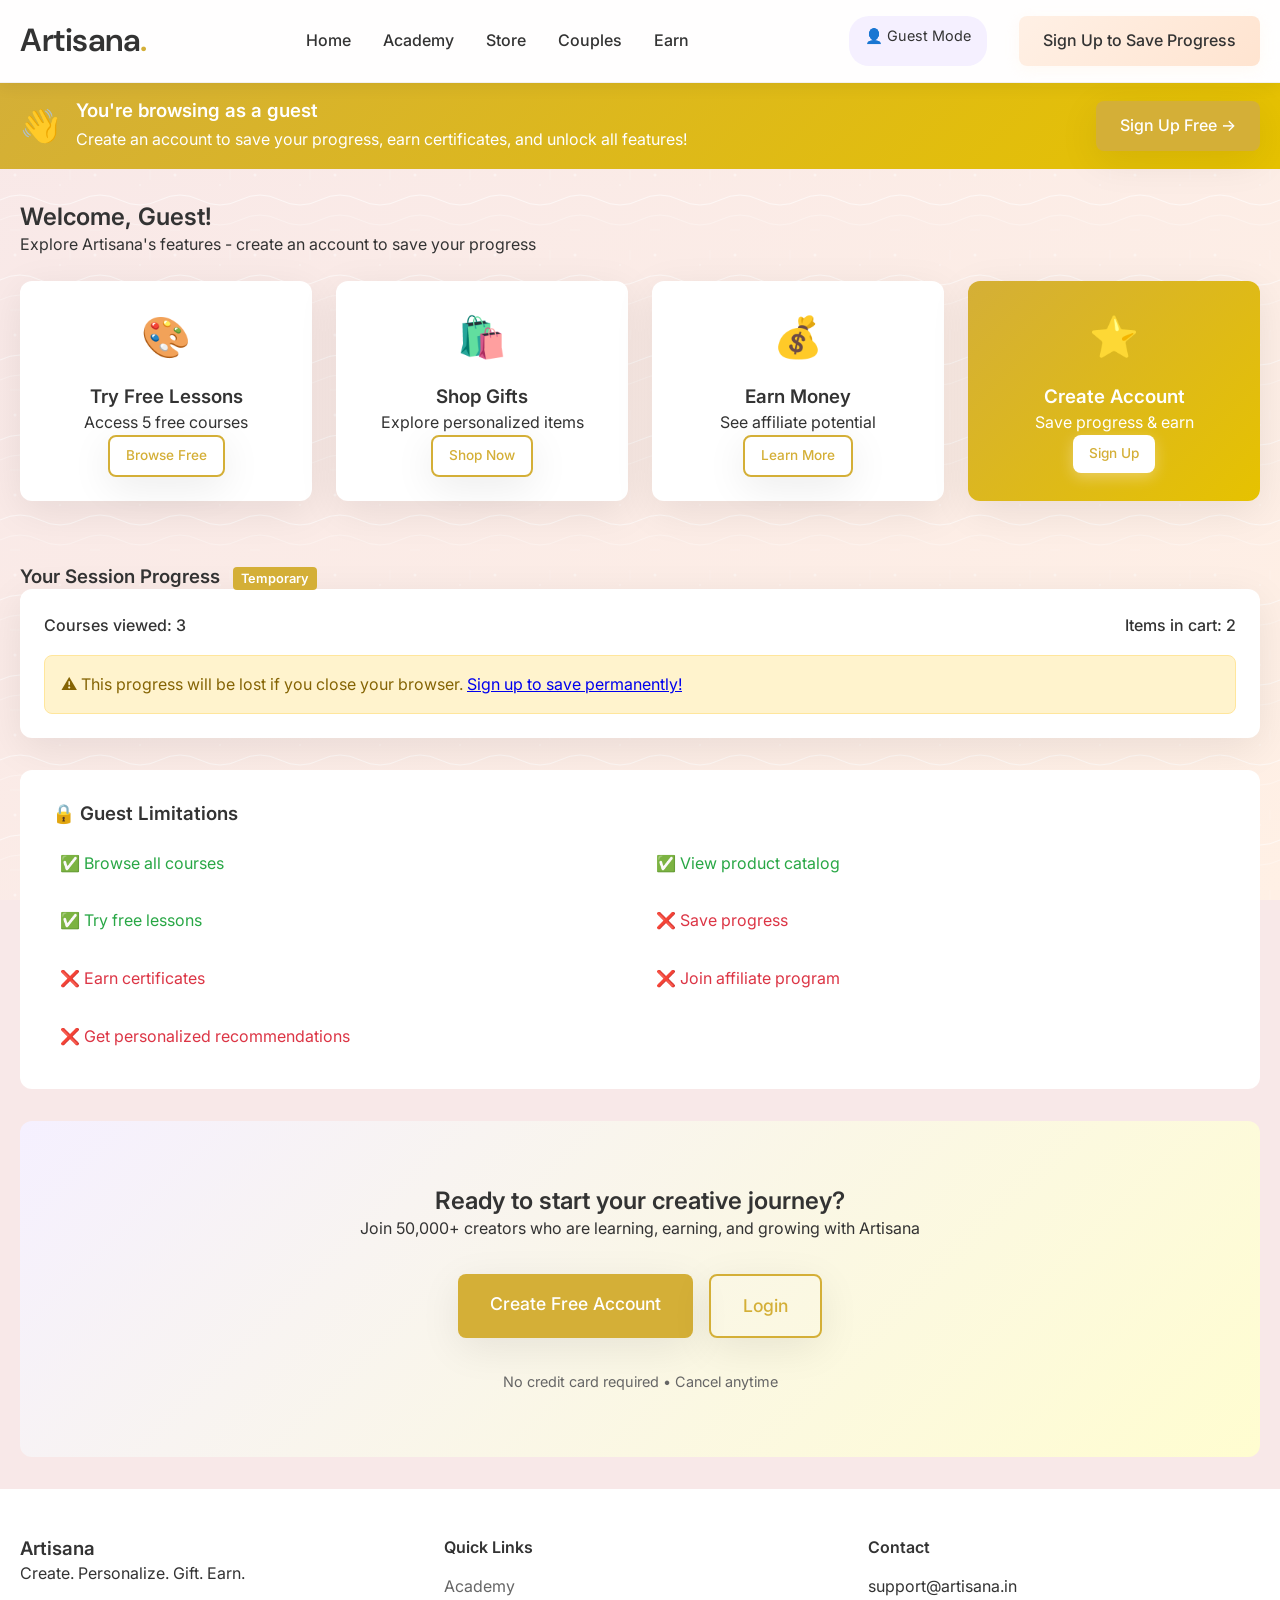
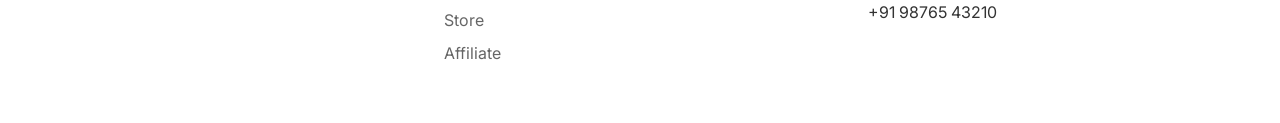
<file: guest-dashboard.html>
<!DOCTYPE html>
<html lang="en">
<head>
    <meta charset="UTF-8">
    <meta name="viewport" content="width=device-width, initial-scale=1.0">
    <title>Guest Dashboard - Artisana</title>
    <link rel="stylesheet" href="styles.css">
    <link href="https://fonts.googleapis.com/css2?family=Inter:wght@400;500;600;700&family=DM+Sans:wght@400;500;700&display=swap" rel="stylesheet">
</head>
<body>
    <!-- Navigation -->
    <nav class="navbar">
        <div class="container">
            <div class="nav-content">
                <div class="logo">
                    <h1>Artisana<span class="gold-dot">.</span></h1>
                </div>
                <ul class="nav-links">
                    <li><a href="index.html">Home</a></li>
                    <li><a href="academy.html">Academy</a></li>
                    <li><a href="store.html">Store</a></li>
                    <li><a href="couples.html">Couples</a></li>
                    <li><a href="affiliate.html">Earn</a></li>
                </ul>
                <div class="nav-buttons">
                    <span class="guest-badge">👤 Guest Mode</span>
                    <a href="signup.html" class="btn btn-primary">Sign Up to Save Progress</a>
                </div>
            </div>
        </div>
    </nav>

    <!-- Guest Welcome Banner -->
    <div class="guest-banner">
        <div class="container">
            <div class="banner-content">
                <span class="banner-icon">👋</span>
                <div class="banner-text">
                    <h3>You're browsing as a guest</h3>
                    <p>Create an account to save your progress, earn certificates, and unlock all features!</p>
                </div>
                <a href="signup.html" class="btn btn-gold">Sign Up Free →</a>
            </div>
        </div>
    </div>

    <!-- Guest Dashboard Content -->
    <div class="dashboard">
        <div class="container">
            <!-- Quick Actions -->
            <div class="quick-actions">
                <h2>Welcome, Guest!</h2>
                <p>Explore Artisana's features - create an account to save your progress</p>
                
                <div class="action-grid">
                    <div class="action-card">
                        <div class="action-icon">🎨</div>
                        <h3>Try Free Lessons</h3>
                        <p>Access 5 free courses</p>
                        <a href="academy.html" class="btn btn-outline btn-small">Browse Free</a>
                    </div>
                    <div class="action-card">
                        <div class="action-icon">🛍️</div>
                        <h3>Shop Gifts</h3>
                        <p>Explore personalized items</p>
                        <a href="store.html" class="btn btn-outline btn-small">Shop Now</a>
                    </div>
                    <div class="action-card">
                        <div class="action-icon">💰</div>
                        <h3>Earn Money</h3>
                        <p>See affiliate potential</p>
                        <a href="affiliate.html" class="btn btn-outline btn-small">Learn More</a>
                    </div>
                    <div class="action-card highlight">
                        <div class="action-icon">⭐</div>
                        <h3>Create Account</h3>
                        <p>Save progress & earn</p>
                        <a href="signup.html" class="btn btn-primary btn-small">Sign Up</a>
                    </div>
                </div>
            </div>

            <!-- Guest Progress (Temporary) -->
            <div class="guest-progress">
                <h3>Your Session Progress <span class="session-badge">Temporary</span></h3>
                <div class="progress-card">
                    <div class="progress-header">
                        <span>Courses viewed: 3</span>
                        <span>Items in cart: 2</span>
                    </div>
                    <div class="progress-warning">
                        ⚠️ This progress will be lost if you close your browser. 
                        <a href="signup.html">Sign up to save permanently!</a>
                    </div>
                </div>
            </div>

            <!-- Limited Access Notice -->
            <div class="access-notice">
                <h3>🔒 Guest Limitations</h3>
                <div class="limits-grid">
                    <div class="limit-item available">
                        <span>✅</span> Browse all courses
                    </div>
                    <div class="limit-item available">
                        <span>✅</span> View product catalog
                    </div>
                    <div class="limit-item available">
                        <span>✅</span> Try free lessons
                    </div>
                    <div class="limit-item limited">
                        <span>❌</span> Save progress
                    </div>
                    <div class="limit-item limited">
                        <span>❌</span> Earn certificates
                    </div>
                    <div class="limit-item limited">
                        <span>❌</span> Join affiliate program
                    </div>
                    <div class="limit-item limited">
                        <span>❌</span> Get personalized recommendations
                    </div>
                </div>
            </div>

            <!-- Call to Action -->
            <div class="guest-cta">
                <div class="cta-content">
                    <h2>Ready to start your creative journey?</h2>
                    <p>Join 50,000+ creators who are learning, earning, and growing with Artisana</p>
                    <div class="cta-buttons">
                        <a href="signup.html" class="btn btn-gold btn-large">Create Free Account</a>
                        <a href="login.html" class="btn btn-outline btn-large">Login</a>
                    </div>
                    <p class="small-text">No credit card required • Cancel anytime</p>
                </div>
            </div>
        </div>
    </div>

    <!-- Footer -->
    <footer class="footer">
        <div class="container">
            <div class="footer-content">
                <div class="footer-section">
                    <h3>Artisana</h3>
                    <p>Create. Personalize. Gift. Earn.</p>
                </div>
                <div class="footer-section">
                    <h4>Quick Links</h4>
                    <ul>
                        <li><a href="academy.html">Academy</a></li>
                        <li><a href="store.html">Store</a></li>
                        <li><a href="affiliate.html">Affiliate</a></li>
                    </ul>
                </div>
                <div class="footer-section">
                    <h4>Contact</h4>
                    <p>support@artisana.in</p>
                    <p>+91 98765 43210</p>
                </div>
            </div>
        </div>
    </footer>
</body>
</html>
</file>
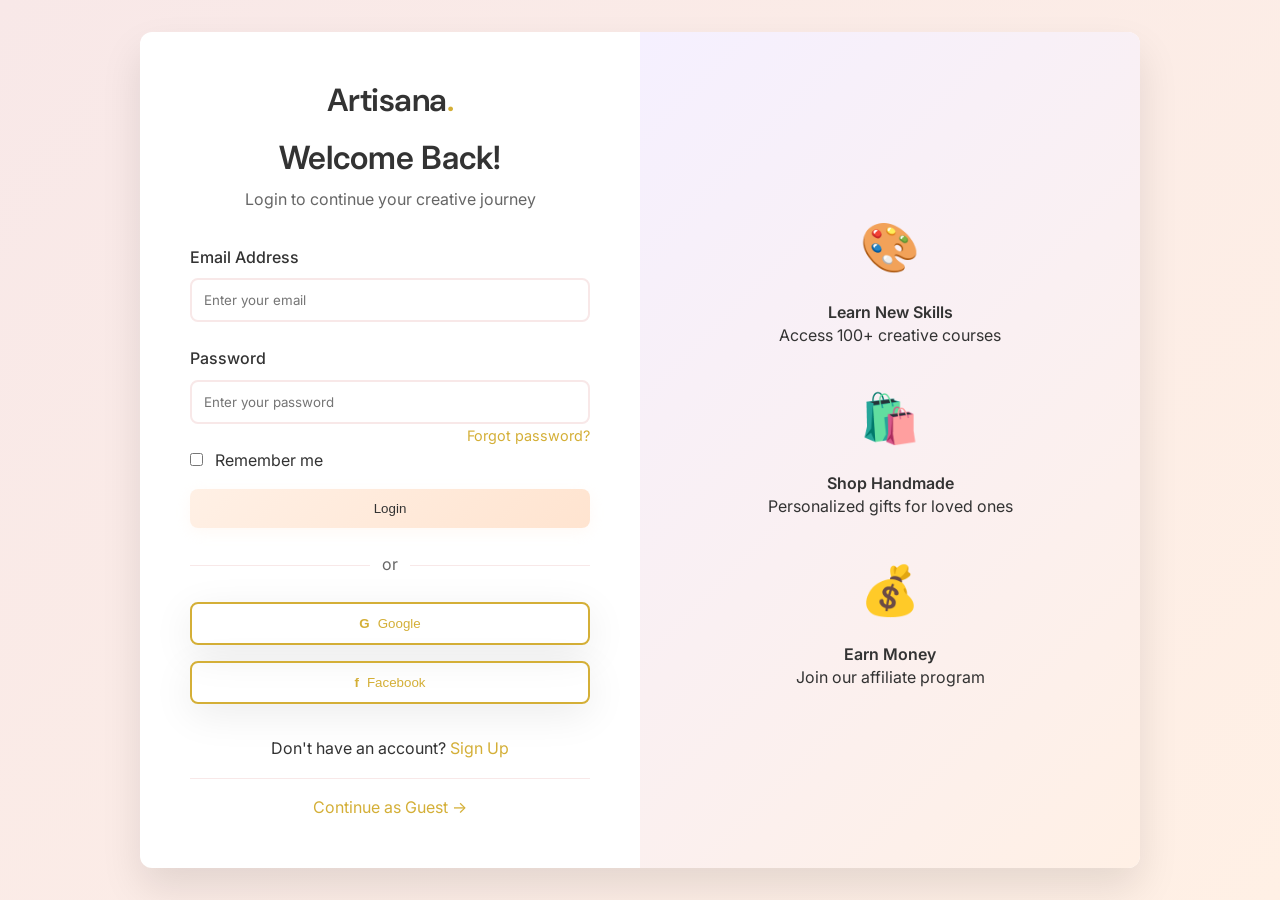
<file: login.html>
<!DOCTYPE html>
<html lang="en">
<head>
    <meta charset="UTF-8">
    <meta name="viewport" content="width=device-width, initial-scale=1.0">
    <title>Login - Artisana</title>
    <link rel="stylesheet" href="styles.css">
    <link href="https://fonts.googleapis.com/css2?family=Inter:wght@400;500;600;700&family=DM+Sans:wght@400;500;700&display=swap" rel="stylesheet">
</head>
<body class="auth-body">
    <div class="auth-container">
        <div class="auth-card">
            <div class="auth-header">
                <div class="logo">
                    <h1>Artisana<span class="gold-dot">.</span></h1>
                </div>
                <h2>Welcome Back!</h2>
                <p>Login to continue your creative journey</p>
            </div>

            <form class="auth-form" id="loginForm" onsubmit="return handleLogin(event)">
                <div class="form-group">
                    <label for="email">Email Address</label>
                    <input type="email" id="email" class="form-control" placeholder="Enter your email" required>
                </div>

                <div class="form-group">
                    <label for="password">Password</label>
                    <input type="password" id="password" class="form-control" placeholder="Enter your password" required>
                    <span class="forgot-password">Forgot password?</span>
                </div>

                <div class="form-checkbox">
                    <input type="checkbox" id="remember">
                    <label for="remember">Remember me</label>
                </div>

                <button type="submit" class="btn btn-primary btn-block">Login</button>

                <div class="auth-divider">
                    <span>or</span>
                </div>

                <div class="social-login">
                    <button class="btn btn-outline btn-social">
                        <span class="social-icon">G</span> Google
                    </button>
                    <button class="btn btn-outline btn-social">
                        <span class="social-icon">f</span> Facebook
                    </button>
                </div>

                <div class="auth-footer">
                    <p>Don't have an account? <a href="signup.html">Sign Up</a></p>
                    <p class="guest-link"><a href="guest-dashboard.html">Continue as Guest →</a></p>
                </div>
            </form>
        </div>

        <div class="auth-features">
            <div class="feature-item">
                <span class="feature-icon">🎨</span>
                <h4>Learn New Skills</h4>
                <p>Access 100+ creative courses</p>
            </div>
            <div class="feature-item">
                <span class="feature-icon">🛍️</span>
                <h4>Shop Handmade</h4>
                <p>Personalized gifts for loved ones</p>
            </div>
            <div class="feature-item">
                <span class="feature-icon">💰</span>
                <h4>Earn Money</h4>
                <p>Join our affiliate program</p>
            </div>
        </div>
    </div>

    <script>
        function handleLogin(event) {
            event.preventDefault();
            const email = document.getElementById('email').value;
            const password = document.getElementById('password').value;
            
            // Simulate login - in real app, this would validate with backend
            if (email && password) {
                // Store user session
                localStorage.setItem('userEmail', email);
                localStorage.setItem('userType', 'registered');
                localStorage.setItem('userName', email.split('@')[0]);
                
                // Redirect to dashboard
                window.location.href = 'user-dashboard.html';
            }
            return false;
        }
    </script>
</body>
</html>
</file>
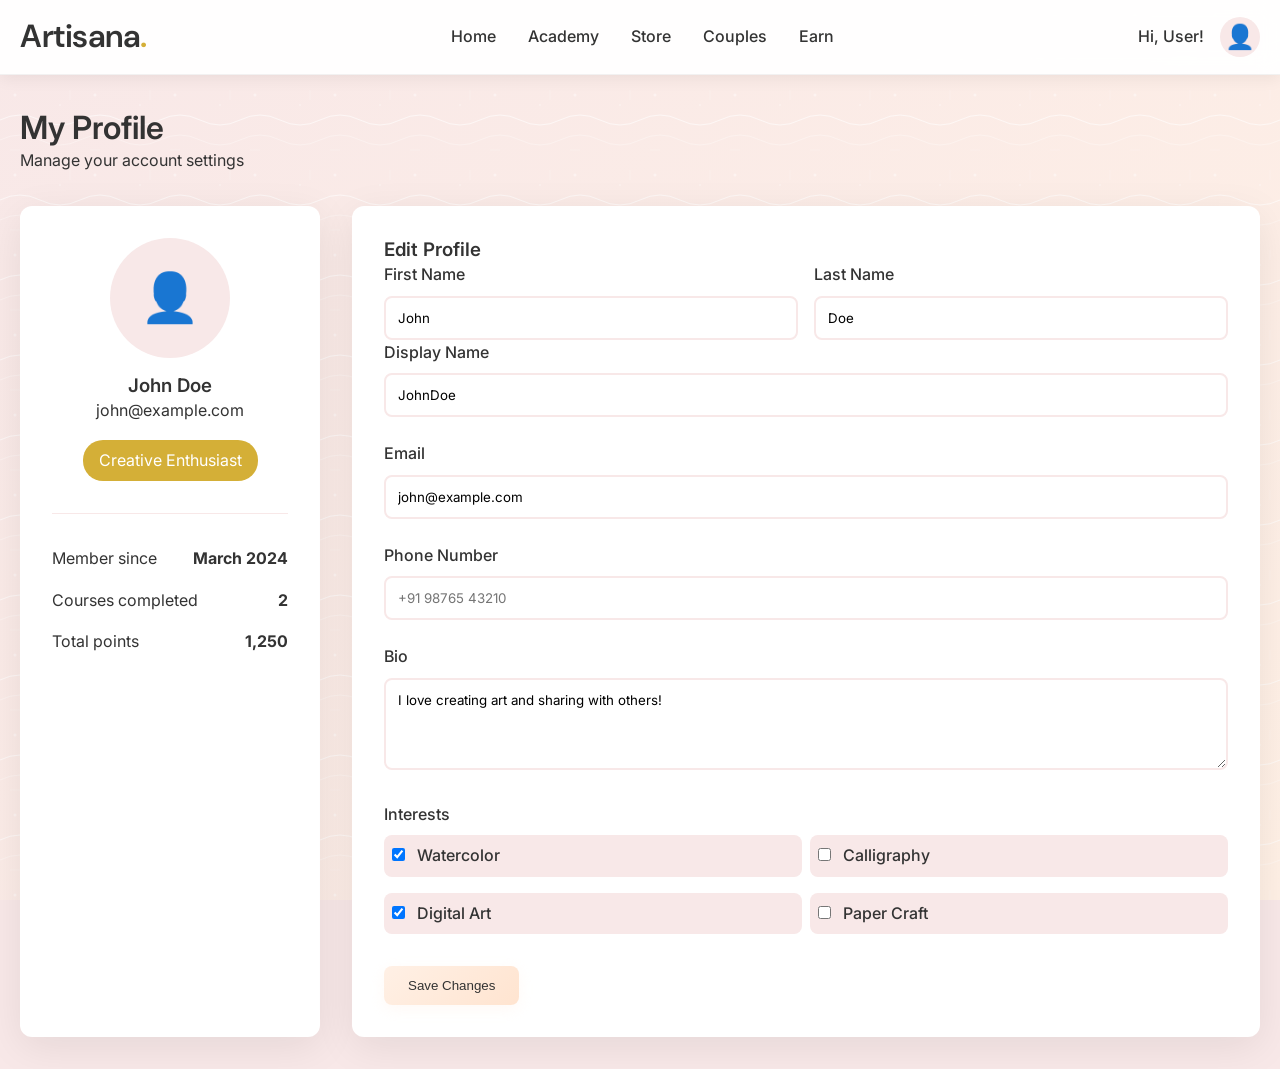
<file: profile.html>
<!DOCTYPE html>
<html lang="en">
<head>
    <meta charset="UTF-8">
    <meta name="viewport" content="width=device-width, initial-scale=1.0">
    <title>My Profile - Artisana</title>
    <link rel="stylesheet" href="styles.css">
    <link href="https://fonts.googleapis.com/css2?family=Inter:wght@400;500;600;700&family=DM+Sans:wght@400;500;700&display=swap" rel="stylesheet">
</head>
<body>
    <nav class="navbar">
        <div class="container">
            <div class="nav-content">
                <div class="logo">
                    <h1>Artisana<span class="gold-dot">.</span></h1>
                </div>
                <ul class="nav-links">
                    <li><a href="index.html">Home</a></li>
                    <li><a href="academy.html">Academy</a></li>
                    <li><a href="store.html">Store</a></li>
                    <li><a href="couples.html">Couples</a></li>
                    <li><a href="affiliate.html">Earn</a></li>
                </ul>
                <div class="nav-buttons">
                    <div class="user-menu">
                        <span class="user-greeting">Hi, <span id="displayName">User</span>!</span>
                        <div class="user-avatar">👤</div>
                    </div>
                </div>
            </div>
        </div>
    </nav>

    <div class="profile-container">
        <div class="container">
            <div class="profile-header">
                <h1>My Profile</h1>
                <p>Manage your account settings</p>
            </div>

            <div class="profile-grid">
                <!-- Left Column - Avatar & Stats -->
                <div class="profile-sidebar">
                    <div class="avatar-section">
                        <div class="large-avatar">👤</div>
                        <h3 id="profileName">Loading...</h3>
                        <p id="profileEmail">Loading...</p>
                        <span class="user-type-badge" id="userType">Creative Enthusiast</span>
                    </div>

                    <div class="profile-stats">
                        <div class="stat-row">
                            <span>Member since</span>
                            <strong>March 2024</strong>
                        </div>
                        <div class="stat-row">
                            <span>Courses completed</span>
                            <strong>2</strong>
                        </div>
                        <div class="stat-row">
                            <span>Total points</span>
                            <strong>1,250</strong>
                        </div>
                    </div>
                </div>

                <!-- Right Column - Edit Profile -->
                <div class="profile-main">
                    <h3>Edit Profile</h3>
                    <form class="profile-form" onsubmit="return updateProfile(event)">
                        <div class="form-row">
                            <div class="form-group half">
                                <label>First Name</label>
                                <input type="text" id="firstName" class="form-control" value="John">
                            </div>
                            <div class="form-group half">
                                <label>Last Name</label>
                                <input type="text" id="lastName" class="form-control" value="Doe">
                            </div>
                        </div>

                        <div class="form-group">
                            <label>Display Name</label>
                            <input type="text" id="displayName" class="form-control" value="JohnDoe">
                        </div>

                        <div class="form-group">
                            <label>Email</label>
                            <input type="email" id="email" class="form-control" value="john@example.com" readonly>
                        </div>

                        <div class="form-group">
                            <label>Phone Number</label>
                            <input type="tel" id="phone" class="form-control" placeholder="+91 98765 43210">
                        </div>

                        <div class="form-group">
                            <label>Bio</label>
                            <textarea class="form-control" rows="4" placeholder="Tell us about yourself...">I love creating art and sharing with others!</textarea>
                        </div>

                        <div class="form-group">
                            <label>Interests</label>
                            <div class="interests-grid">
                                <label class="interest-tag">
                                    <input type="checkbox" checked> Watercolor
                                </label>
                                <label class="interest-tag">
                                    <input type="checkbox"> Calligraphy
                                </label>
                                <label class="interest-tag">
                                    <input type="checkbox" checked> Digital Art
                                </label>
                                <label class="interest-tag">
                                    <input type="checkbox"> Paper Craft
                                </label>
                            </div>
                        </div>

                        <button type="submit" class="btn btn-primary">Save Changes</button>
                    </form>
                </div>
            </div>
        </div>
    </div>

    <script>
        window.onload = function() {
            document.getElementById('profileName').textContent = localStorage.getItem('userName') || 'John Doe';
            document.getElementById('profileEmail').textContent = localStorage.getItem('userEmail') || 'john@example.com';
            
            const userType = localStorage.getItem('userType') || 'enthusiast';
            const typeLabels = {
                'enthusiast': 'Creative Enthusiast',
                'entrepreneur': 'Aspiring Entrepreneur',
                'learner': 'Skill Builder'
            };
            document.getElementById('userType').textContent = typeLabels[userType] || 'Creative Enthusiast';
        }

        function updateProfile(event) {
            event.preventDefault();
            alert('Profile updated successfully!');
            return false;
        }
    </script>
</body>
</html>
</file>
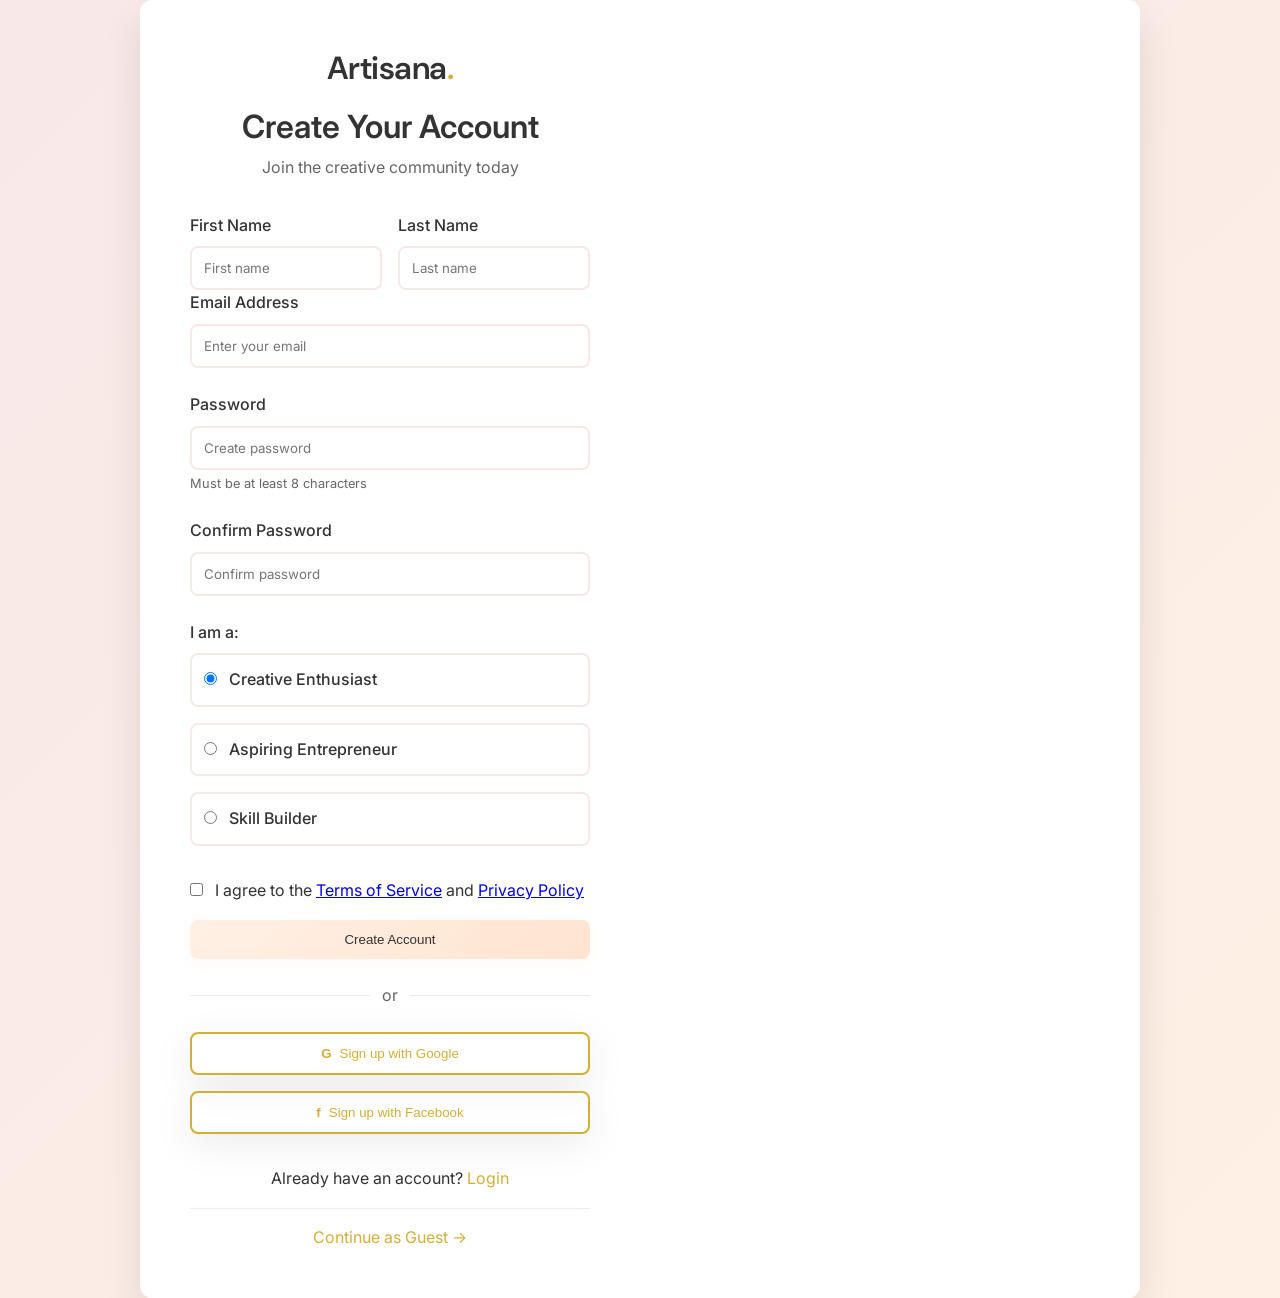
<file: signup.html>
<!DOCTYPE html>
<html lang="en">
<head>
    <meta charset="UTF-8">
    <meta name="viewport" content="width=device-width, initial-scale=1.0">
    <title>Sign Up - Artisana</title>
    <link rel="stylesheet" href="styles.css">
    <link href="https://fonts.googleapis.com/css2?family=Inter:wght@400;500;600;700&family=DM+Sans:wght@400;500;700&display=swap" rel="stylesheet">
</head>
<body class="auth-body">
    <div class="auth-container">
        <div class="auth-card">
            <div class="auth-header">
                <div class="logo">
                    <h1>Artisana<span class="gold-dot">.</span></h1>
                </div>
                <h2>Create Your Account</h2>
                <p>Join the creative community today</p>
            </div>

            <form class="auth-form" id="signupForm" onsubmit="return handleSignup(event)">
                <div class="form-row">
                    <div class="form-group half">
                        <label for="firstName">First Name</label>
                        <input type="text" id="firstName" class="form-control" placeholder="First name" required>
                    </div>
                    <div class="form-group half">
                        <label for="lastName">Last Name</label>
                        <input type="text" id="lastName" class="form-control" placeholder="Last name" required>
                    </div>
                </div>

                <div class="form-group">
                    <label for="email">Email Address</label>
                    <input type="email" id="email" class="form-control" placeholder="Enter your email" required>
                </div>

                <div class="form-group">
                    <label for="password">Password</label>
                    <input type="password" id="password" class="form-control" placeholder="Create password" required>
                    <small class="password-hint">Must be at least 8 characters</small>
                </div>

                <div class="form-group">
                    <label for="confirmPassword">Confirm Password</label>
                    <input type="password" id="confirmPassword" class="form-control" placeholder="Confirm password" required>
                </div>

                <div class="form-group">
                    <label>I am a:</label>
                    <div class="user-type-selector">
                        <label class="user-type">
                            <input type="radio" name="userType" value="enthusiast" checked>
                            <span>Creative Enthusiast</span>
                        </label>
                        <label class="user-type">
                            <input type="radio" name="userType" value="entrepreneur">
                            <span>Aspiring Entrepreneur</span>
                        </label>
                        <label class="user-type">
                            <input type="radio" name="userType" value="learner">
                            <span>Skill Builder</span>
                        </label>
                    </div>
                </div>

                <div class="form-checkbox">
                    <input type="checkbox" id="terms" required>
                    <label for="terms">I agree to the <a href="#">Terms of Service</a> and <a href="#">Privacy Policy</a></label>
                </div>

                <button type="submit" class="btn btn-primary btn-block">Create Account</button>

                <div class="auth-divider">
                    <span>or</span>
                </div>

                <div class="social-login">
                    <button class="btn btn-outline btn-social">
                        <span class="social-icon">G</span> Sign up with Google
                    </button>
                    <button class="btn btn-outline btn-social">
                        <span class="social-icon">f</span> Sign up with Facebook
                    </button>
                </div>

                <div class="auth-footer">
                    <p>Already have an account? <a href="login.html">Login</a></p>
                    <p class="guest-link"><a href="guest-dashboard.html">Continue as Guest →</a></p>
                </div>
            </form>
        </div>
    </div>

    <script>
        function handleSignup(event) {
            event.preventDefault();
            
            const firstName = document.getElementById('firstName').value;
            const lastName = document.getElementById('lastName').value;
            const email = document.getElementById('email').value;
            const password = document.getElementById('password').value;
            const confirmPassword = document.getElementById('confirmPassword').value;
            
            // Get selected user type
            const userType = document.querySelector('input[name="userType"]:checked').value;
            
            // Validation
            if (password !== confirmPassword) {
                alert('Passwords do not match!');
                return false;
            }
            
            if (password.length < 8) {
                alert('Password must be at least 8 characters long');
                return false;
            }
            
            // Store user data
            localStorage.setItem('userName', firstName + ' ' + lastName);
            localStorage.setItem('userEmail', email);
            localStorage.setItem('userType', userType);
            localStorage.setItem('userPoints', '0');
            localStorage.setItem('userLevel', 'Creative Beginner');
            
            // Redirect to onboarding
            window.location.href = 'user-dashboard.html?welcome=true';
            
            return false;
        }
    </script>
</body>
</html>
</file>
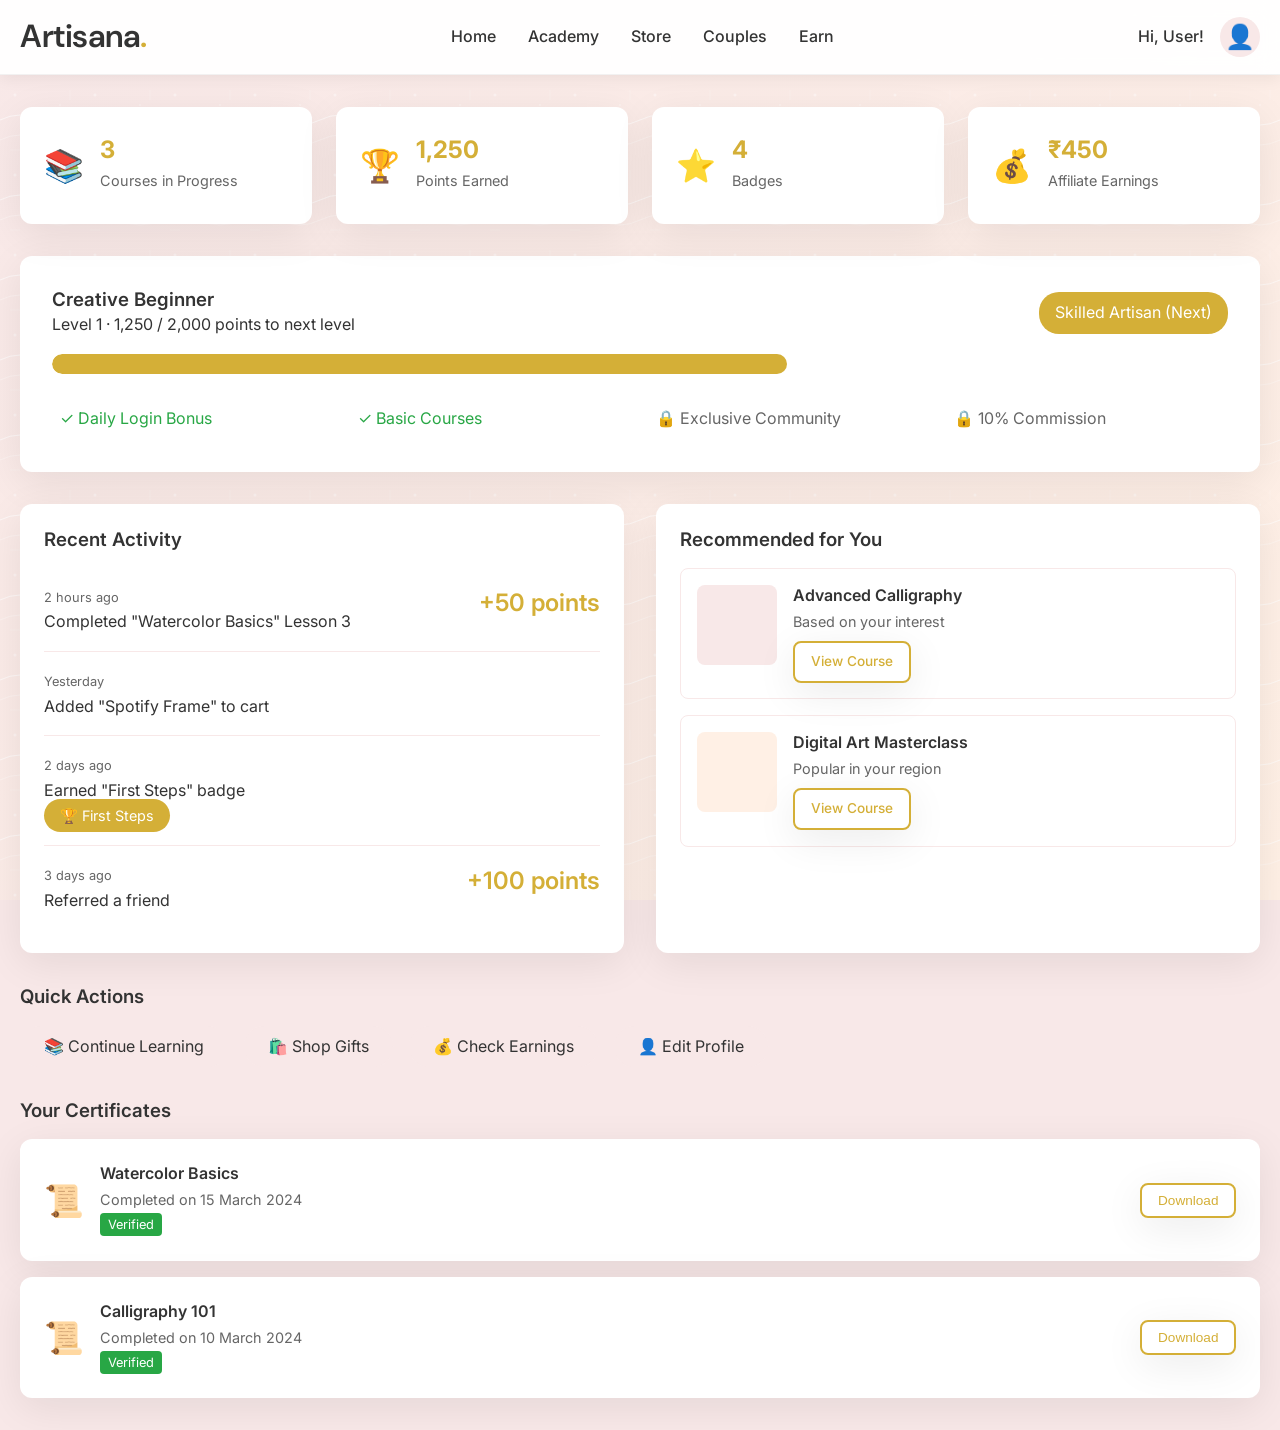
<file: user-dashboard.html>
<!DOCTYPE html>
<html lang="en">
<head>
    <meta charset="UTF-8">
    <meta name="viewport" content="width=device-width, initial-scale=1.0">
    <title>My Dashboard - Artisana</title>
    <link rel="stylesheet" href="styles.css">
    <link href="https://fonts.googleapis.com/css2?family=Inter:wght@400;500;600;700&family=DM+Sans:wght@400;500;700&display=swap" rel="stylesheet">
</head>
<body>
    <!-- Navigation -->
    <nav class="navbar">
        <div class="container">
            <div class="nav-content">
                <div class="logo">
                    <h1>Artisana<span class="gold-dot">.</span></h1>
                </div>
                <ul class="nav-links">
                    <li><a href="index.html">Home</a></li>
                    <li><a href="academy.html">Academy</a></li>
                    <li><a href="store.html">Store</a></li>
                    <li><a href="couples.html">Couples</a></li>
                    <li><a href="affiliate.html">Earn</a></li>
                </ul>
                <div class="nav-buttons">
                    <div class="user-menu">
                        <span class="user-greeting">Hi, <span id="displayName">User</span>!</span>
                        <div class="user-avatar">👤</div>
                        <div class="dropdown-menu">
                            <a href="user-dashboard.html">Dashboard</a>
                            <a href="profile.html">Profile</a>
                            <a href="my-courses.html">My Courses</a>
                            <a href="orders.html">Orders</a>
                            <a href="earnings.html">Earnings</a>
                            <a href="#" onclick="logout()">Logout</a>
                        </div>
                    </div>
                </div>
            </div>
        </div>
    </nav>

    <!-- Welcome Banner (shown only on first login) -->
    <div id="welcomeBanner" class="welcome-banner" style="display: none;">
        <div class="container">
            <div class="welcome-content">
                <h2>🎉 Welcome to Artisana, <span id="welcomeName"></span>!</h2>
                <p>Your creative journey begins now. Here's what you can do:</p>
                <div class="welcome-steps">
                    <span>1️⃣ Complete your profile</span>
                    <span>2️⃣ Take your first lesson</span>
                    <span>3️⃣ Earn your first badge</span>
                </div>
            </div>
        </div>
    </div>

    <!-- Dashboard Main Content -->
    <div class="dashboard-full">
        <div class="container">
            <!-- User Stats -->
            <div class="user-stats-grid">
                <div class="stat-card">
                    <div class="stat-icon">📚</div>
                    <div class="stat-details">
                        <span class="stat-value">3</span>
                        <span class="stat-label">Courses in Progress</span>
                    </div>
                </div>
                <div class="stat-card">
                    <div class="stat-icon">🏆</div>
                    <div class="stat-details">
                        <span class="stat-value">1,250</span>
                        <span class="stat-label">Points Earned</span>
                    </div>
                </div>
                <div class="stat-card">
                    <div class="stat-icon">⭐</div>
                    <div class="stat-details">
                        <span class="stat-value">4</span>
                        <span class="stat-label">Badges</span>
                    </div>
                </div>
                <div class="stat-card">
                    <div class="stat-icon">💰</div>
                    <div class="stat-details">
                        <span class="stat-value">₹450</span>
                        <span class="stat-label">Affiliate Earnings</span>
                    </div>
                </div>
            </div>

            <!-- Level Progress -->
            <div class="level-card">
                <div class="level-header">
                    <div>
                        <h3>Creative Beginner</h3>
                        <p>Level 1 · 1,250 / 2,000 points to next level</p>
                    </div>
                    <span class="level-badge">Skilled Artisan (Next)</span>
                </div>
                <div class="progress-bar large">
                    <div class="progress-fill" style="width: 62.5%;"></div>
                </div>
                <div class="level-benefits">
                    <div class="benefit unlocked">✓ Daily Login Bonus</div>
                    <div class="benefit unlocked">✓ Basic Courses</div>
                    <div class="benefit locked">🔒 Exclusive Community</div>
                    <div class="benefit locked">🔒 10% Commission</div>
                </div>
            </div>

            <!-- Recent Activity & Recommendations -->
            <div class="dashboard-grid">
                <!-- Left Column - Recent Activity -->
                <div class="dashboard-col">
                    <h3>Recent Activity</h3>
                    <div class="activity-feed">
                        <div class="activity-item">
                            <span class="time">2 hours ago</span>
                            <p>Completed "Watercolor Basics" Lesson 3</p>
                            <span class="points">+50 points</span>
                        </div>
                        <div class="activity-item">
                            <span class="time">Yesterday</span>
                            <p>Added "Spotify Frame" to cart</p>
                        </div>
                        <div class="activity-item">
                            <span class="time">2 days ago</span>
                            <p>Earned "First Steps" badge</p>
                            <span class="badge-gold small">🏆 First Steps</span>
                        </div>
                        <div class="activity-item">
                            <span class="time">3 days ago</span>
                            <p>Referred a friend</p>
                            <span class="points">+100 points</span>
                        </div>
                    </div>
                </div>

                <!-- Right Column - Recommendations -->
                <div class="dashboard-col">
                    <h3>Recommended for You</h3>
                    <div class="recommendations">
                        <div class="rec-card">
                            <div class="rec-image" style="background: #F8E8E8;"></div>
                            <div class="rec-details">
                                <h4>Advanced Calligraphy</h4>
                                <p>Based on your interest</p>
                                <a href="#" class="btn btn-outline btn-small">View Course</a>
                            </div>
                        </div>
                        <div class="rec-card">
                            <div class="rec-image" style="background: #FFF0E5;"></div>
                            <div class="rec-details">
                                <h4>Digital Art Masterclass</h4>
                                <p>Popular in your region</p>
                                <a href="#" class="btn btn-outline btn-small">View Course</a>
                            </div>
                        </div>
                    </div>
                </div>
            </div>

            <!-- Quick Actions -->
            <div class="quick-actions-grid">
                <h3>Quick Actions</h3>
                <div class="actions-row">
                    <a href="academy.html" class="action-chip">📚 Continue Learning</a>
                    <a href="store.html" class="action-chip">🛍️ Shop Gifts</a>
                    <a href="affiliate.html" class="action-chip">💰 Check Earnings</a>
                    <a href="profile.html" class="action-chip">👤 Edit Profile</a>
                </div>
            </div>

            <!-- Certificates Section -->
            <div class="certificates-section">
                <h3>Your Certificates</h3>
                <div class="certificates-grid">
                    <div class="certificate-card">
                        <div class="certificate-icon">📜</div>
                        <div class="certificate-info">
                            <h4>Watercolor Basics</h4>
                            <p>Completed on 15 March 2024</p>
                            <span class="certificate-badge">Verified</span>
                        </div>
                        <button class="btn btn-outline btn-small">Download</button>
                    </div>
                    <div class="certificate-card">
                        <div class="certificate-icon">📜</div>
                        <div class="certificate-info">
                            <h4>Calligraphy 101</h4>
                            <p>Completed on 10 March 2024</p>
                            <span class="certificate-badge">Verified</span>
                        </div>
                        <button class="btn btn-outline btn-small">Download</button>
                    </div>
                </div>
            </div>
        </div>
    </div>

    <script>
        // Load user data on page load
        window.onload = function() {
            const userName = localStorage.getItem('userName') || 'User';
            const userType = localStorage.getItem('userType') || 'enthusiast';
            const urlParams = new URLSearchParams(window.location.search);
            const welcome = urlParams.get('welcome');
            
            // Display user name
            document.getElementById('displayName').textContent = userName.split(' ')[0];
            
            // Show welcome banner if new signup
            if (welcome === 'true') {
                document.getElementById('welcomeBanner').style.display = 'block';
                document.getElementById('welcomeName').textContent = userName;
                
                // Hide after 5 seconds
                setTimeout(() => {
                    document.getElementById('welcomeBanner').style.display = 'none';
                }, 5000);
            }
        }

        function logout() {
            // Clear user data
            localStorage.removeItem('userName');
            localStorage.removeItem('userEmail');
            localStorage.removeItem('userType');
            localStorage.removeItem('userPoints');
            localStorage.removeItem('userLevel');
            
            // Redirect to home
            window.location.href = 'index.html';
        }
    </script>
</body>
</html>
</file>
<file: styles.css>
/* Reset & Base */
* {
    margin: 0;
    padding: 0;
    box-sizing: border-box;
}

:root {
    --blush-pink: #F8E8E8;
    --peach: #FFF0E5;
    --lavender: #F5F0FF;
    --cream: #FFFDD0;
    --gold: #D4AF37;
    --gold-dark: #B8942B;
    --text-dark: #333333;
    --text-light: #666666;
    --white: #FFFFFF;
    --shadow: 0 4px 10px rgba(0,0,0,0.12);
    --shadow-soft: 0 10px 40px rgba(0,0,0,0.08);
    --shadow-deep: 0 15px 50px rgba(0,0,0,0.15);
    --border-radius: 12px;
    --border-radius-sm: 8px;
}

body {
    font-family: 'Inter', sans-serif;
    color: var(--text-dark);
    line-height: 1.6;
    background-color: var(--blush-pink);
    background-image: 
        url('data:image/svg+xml;utf8,<svg xmlns="http://www.w3.org/2000/svg" width="80" height="80" viewBox="0 0 80 80"><path d="M0 40 Q 20 30, 40 40 T 80 40" stroke="%23FFFFFF" fill="none" stroke-width="1" opacity="0.6"/><path d="M0 60 Q 20 50, 40 60 T 80 60" stroke="%23FFFFFF" fill="none" stroke-width="0.8" opacity="0.4"/><circle cx="15" cy="15" r="1.5" fill="%23FFFFFF" opacity="0.4"/><circle cx="60" cy="25" r="1" fill="%23FFFFFF" opacity="0.3"/><path d="M10 70 L 20 70" stroke="%23FFFFFF" stroke-width="0.5" opacity="0.3"/><path d="M70 10 L 70 20" stroke="%23FFFFFF" stroke-width="0.5" opacity="0.3"/></svg>'),
        linear-gradient(135deg, var(--blush-pink) 0%, var(--peach) 100%);
    background-attachment: fixed;
    -webkit-font-smoothing: antialiased;
    -moz-osx-font-smoothing: grayscale;
    text-rendering: optimizeLegibility;
}

/* Container */
.container {
    max-width: 1280px;
    margin: 0 auto;
    padding: 0 20px;
}

/* Typography */
h1, h2, h3, h4 {
    font-weight: 600;
    line-height: 1.3;
}

.gold-text {
    color: var(--gold);
}

.gold-dot {
    color: var(--gold);
    font-size: 2rem;
}

.section-title {
    font-size: 2.5rem;
    margin-bottom: 2rem;
    text-align: center;
    position: relative;
}

.section-title:after {
    content: '';
    display: block;
    width: 80px;
    height: 3px;
    background: var(--gold);
    margin: 1rem auto;
}

/* Navigation */
.navbar {
    background: rgba(255, 255, 255, 0.95);
    backdrop-filter: blur(10px);
    border-bottom: 1px solid rgba(0, 0, 0, 0.05);
    padding: 1rem 0;
    box-shadow: 0 4px 15px rgba(0,0,0,0.06);
    position: sticky;
    top: 0;
    z-index: 1000;
}

.nav-content {
    display: flex;
    justify-content: space-between;
    align-items: center;
}

.logo h1 {
    font-size: 2rem;
    font-family: 'DM Sans', sans-serif;
    letter-spacing: -0.5px;
}

.nav-links {
    display: flex;
    gap: 2rem;
    list-style: none;
}

.nav-links a {
    text-decoration: none;
    color: var(--text-dark);
    font-weight: 500;
    transition: color 0.3s;
    position: relative;
}

.nav-links a:hover,
.nav-links a.active {
    color: var(--gold);
}

.nav-links a::after {
    content: '';
    position: absolute;
    left: 0;
    bottom: -6px;
    width: 0%;
    height: 2px;
    background: var(--gold);
    transition: width 0.3s;
}

.nav-links a:hover::after,
.nav-links a.active::after {
    width: 100%;
}

.nav-buttons {
    display: flex;
    gap: 1rem;
}

/* Buttons */
.btn {
    display: inline-block;
    padding: 0.75rem 1.5rem;
    border-radius: var(--border-radius-sm);
    text-decoration: none;
    font-weight: 500;
    transition: all 0.3s cubic-bezier(0.4, 0, 0.2, 1);
    border: none;
    cursor: pointer;
    box-shadow: var(--shadow-soft);
    will-change: transform, box-shadow;
}

.btn:hover {
    transform: translateY(-3px);
    box-shadow: var(--shadow-deep);
}

.btn-primary {
    background: linear-gradient(135deg, var(--peach) 0%, #ffe4d0 100%);
    color: var(--text-dark);
    box-shadow: 0 4px 15px rgba(255, 240, 229, 0.4);
}

.btn-primary:hover {
    background: #ffe4d0;
    box-shadow: 0 8px 25px rgba(255, 240, 229, 0.6);
}

.btn-secondary {
    background: var(--lavender);
    color: var(--text-dark);
}

.btn-gold {
    background: var(--gold);
    color: var(--white);
}

.btn-gold:hover {
    background: var(--gold-dark);
}

.btn-outline {
    border: 2px solid var(--gold);
    color: var(--gold);
    background: transparent;
}

.btn-outline:hover {
    background: var(--gold);
    color: var(--white);
}

.btn-large {
    padding: 1rem 2rem;
    font-size: 1.1rem;
}

.btn-block {
    display: block;
    width: 100%;
}

.btn-small {
    padding: 0.5rem 1rem;
    font-size: 0.9rem;
}

.btn-icon {
    margin-right: 0.5rem;
}

/* Hero Section */
.hero {
    min-height: 80vh;
    display: flex;
    align-items: center;
    background: linear-gradient(135deg, var(--blush-pink), var(--peach));
    position: relative;
    overflow: hidden;
}

.hero:before {
    content: '';
    position: absolute;
    top: 0;
    left: 0;
    right: 0;
    bottom: 0;
    background: url('data:image/svg+xml;utf8,<svg xmlns="http://www.w3.org/2000/svg" width="200" height="200" viewBox="0 0 200 200"><path d="M0 100 Q 50 50, 100 100 T 200 100" stroke="%23FFFFFF" fill="none" stroke-width="2" opacity="0.4"/><path d="M0 130 Q 50 80, 100 130 T 200 130" stroke="%23FFFFFF" fill="none" stroke-width="1.5" opacity="0.25"/><circle cx="40" cy="40" r="2" fill="%23FFFFFF" opacity="0.3"/><circle cx="160" cy="150" r="1.5" fill="%23FFFFFF" opacity="0.2"/></svg>') repeat;
    animation: brushStroke 15s linear infinite;
}

@keyframes brushStroke {
    from { transform: translateX(0); }
    to { transform: translateX(-100px); }
}

.hero-content {
    position: relative;
    z-index: 1;
    text-align: center;
    max-width: 800px;
    margin: 0 auto;
}

.hero-title {
    font-size: 4rem;
    margin-bottom: 1rem;
    text-shadow: 2px 4px 8px rgba(0,0,0,0.1);
}

.hero-subtitle {
    font-size: 1.5rem;
    color: var(--text-light);
    margin-bottom: 2rem;
    text-shadow: 1px 2px 4px rgba(0,0,0,0.05);
}

.hero-buttons {
    display: flex;
    gap: 1rem;
    justify-content: center;
}

/* Social Proof */
.social-proof {
    padding: 4rem 0;
    background: var(--white);
}

.instagram-feed {
    display: grid;
    grid-template-columns: repeat(3, 1fr);
    gap: 2rem;
}

.feed-card {
    background: var(--white);
    border-radius: var(--border-radius);
    overflow: hidden;
    box-shadow: var(--shadow-deep);
    transition: all 0.4s cubic-bezier(0.175, 0.885, 0.32, 1.275);
    border: 1px solid rgba(255, 255, 255, 0.5);
}

.feed-card:hover {
    transform: translateY(-8px) scale(1.02);
    box-shadow: 0 20px 40px rgba(0,0,0,0.12);
}

.feed-image {
    height: 250px;
    background-size: cover;
}
    background-position: center;


.feed-info {
    padding: 1rem;
    display: flex;
    justify-content: space-between;
}

.username {
    font-weight: 600;
    color: var(--gold);
}

.likes {
    color: var(--text-light);
}

/* Products Grid */
.products-grid {
    display: grid;
    grid-template-columns: repeat(4, 1fr);
    gap: 2rem;
    margin: 2rem 0;
}

.products-grid.detailed {
    grid-template-columns: repeat(2, 1fr);
}

.product-card {
    background: var(--white);
    border-radius: var(--border-radius);
    padding: 1.5rem;
    box-shadow: var(--shadow-soft);
    border: 1px solid rgba(0,0,0,0.03);
    transition: all 0.4s cubic-bezier(0.175, 0.885, 0.32, 1.275);
    position: relative;
}

.product-card:hover {
    transform: translateY(-8px) scale(1.02);
    box-shadow: var(--shadow-deep);
}

.product-image {
    height: 300px;
    background: var(--blush-pink);
    border-radius: var(--border-radius-sm);
    margin-bottom: 1rem;
    position: relative;
    overflow-x: auto;
    display: flex;
    scroll-snap-type: x mandatory;
    gap: 0;
}

.product-image::-webkit-scrollbar {
    height: 6px;
}

.product-image::-webkit-scrollbar-thumb {
    background: var(--gold);
    border-radius: 10px;
}

.product-image img {
    width: 100%;
    height: 100%;
    object-fit: cover;
    flex-shrink: 0;
    scroll-snap-align: start;
}

.image-counter {
    position: absolute;
    top: 10px;
    right: 10px;
    background: rgba(255,255,255,0.9);
    padding: 0.25rem 0.5rem;
    border-radius: 20px;
    font-size: 0.8rem;
}

.badge {
    position: absolute;
    top: 1rem;
    right: 1rem;
    background: var(--gold);
    color: var(--white);
    padding: 0.25rem 0.75rem;
    border-radius: 20px;
    font-size: 0.8rem;
}

.price {
    font-size: 1.5rem;
    font-weight: 700;
    color: var(--gold);
    margin: 0.5rem 0;
}

.rating {
    color: var(--gold);
    font-size: 0.9rem;
    margin: 0.5rem 0;
}

/* Courses Grid */
.courses-grid {
    display: grid;
    grid-template-columns: repeat(3, 1fr);
    gap: 2rem;
    margin: 2rem 0;
}

.course-card {
    background: var(--white);
    border-radius: var(--border-radius);
    padding: 1.5rem;
    box-shadow: var(--shadow-soft);
    border: 1px solid rgba(0,0,0,0.03);
    transition: all 0.4s cubic-bezier(0.175, 0.885, 0.32, 1.275);
    position: relative;
}

.course-card:hover {
    transform: translateY(-8px) scale(1.02);
    box-shadow: var(--shadow-deep);
}

.course-card.large {
    padding: 2rem;
}

.course-badge {
    position: absolute;
    top: 1rem;
    left: 1rem;
    padding: 0.25rem 0.75rem;
    border-radius: 20px;
    font-size: 0.8rem;
    font-weight: 600;
}

.course-badge.bestseller {
    background: var(--gold);
    color: var(--white);
}

.course-badge.new {
    background: var(--lavender);
    color: var(--text-dark);
}

.course-image {
    height: 150px;
    border-radius: var(--border-radius-sm);
    margin-bottom: 1rem;
    background-size: cover;
    background-position: center;
}

.instructor {
    color: var(--gold);
    font-weight: 500;
}

.students {
    color: var(--text-light);
    font-size: 0.9rem;
}

.course-meta {
    color: var(--text-light);
    font-size: 0.9rem;
    margin: 0.5rem 0;
}

/* Referral Section */
.referral {
    padding: 4rem 0;
    background: linear-gradient(135deg, var(--lavender), var(--cream));
}

.referral-content {
    text-align: center;
}

.calculator {
    display: flex;
    justify-content: center;
    gap: 3rem;
    margin: 2rem 0;
}

.calc-item {
    background: var(--white);
    padding: 1.5rem;
    border-radius: var(--border-radius);
    box-shadow: var(--shadow);
}

.calc-item strong {
    display: block;
    color: var(--gold);
    font-size: 1.5rem;
    margin-top: 0.5rem;
}

/* Trust Badges */
.trust-badges {
    padding: 2rem 0;
    background: var(--white);
}

.badges {
    display: flex;
    justify-content: center;
    gap: 2rem;
    flex-wrap: wrap;
}

.badges .badge {
    position: static;
    background: var(--blush-pink);
    color: var(--text-dark);
    padding: 0.5rem 1rem;
    border-radius: 30px;
}

/* Points System */
.points-system {
    padding: 4rem 0;
    background: var(--white);
}

.points-card {
    background: linear-gradient(135deg, var(--blush-pink), var(--peach));
    padding: 2rem;
    border-radius: var(--border-radius);
    max-width: 600px;
    margin: 0 auto;
}

.points-header {
    display: flex;
    justify-content: space-between;
    align-items: center;
    margin-bottom: 1rem;
}

.points {
    font-size: 1.5rem;
    font-weight: 700;
    color: var(--gold);
}

.progress-bar {
    height: 10px;
    background: rgba(255,255,255,0.3);
    border-radius: 10px;
    margin: 1rem 0;
    overflow: hidden;
}

.progress-fill {
    height: 100%;
    background: var(--gold);
    border-radius: 10px;
    transition: width 0.3s;
}

.points-grid {
    display: grid;
    grid-template-columns: repeat(3, 1fr);
    gap: 1rem;
    margin: 1rem 0;
}

.point-item {
    background: var(--white);
    padding: 0.5rem;
    border-radius: var(--border-radius-sm);
    text-align: center;
    font-size: 0.9rem;
}

.badges-earned {
    display: flex;
    gap: 1rem;
    margin-top: 1rem;
}

.badge-gold, .badge-silver {
    padding: 0.5rem 1rem;
    border-radius: 20px;
    font-size: 0.9rem;
}

.badge-gold {
    background: var(--gold);
    color: var(--white);
}

.badge-silver {
    background: #C0C0C0;
    color: var(--white);
}

/* Video Player */
.video-demo {
    padding: 4rem 0;
    background: var(--lavender);
}

.video-player {
    border-radius: var(--border-radius);
    overflow: hidden;
    box-shadow: var(--shadow);
}

.video-placeholder {
    position: relative;
    width: 100%;
    padding-top: 56.25%; /* 16:9 Aspect Ratio */
    background: #000;
}

#ytPlayer {
    position: absolute;
    top: 0;
    left: 0;
    width: 100%;
    height: 100%;
}

/* Removed redundant play-button */

.video-controls {
    padding: 1rem;
}

.controls {
    display: flex;
    gap: 1rem;
    margin-top: 1rem;
}

.controls span {
    cursor: pointer;
    padding: 0.25rem 0.5rem;
    border-radius: 4px;
    transition: background 0.3s;
}

.controls span:hover {
    background: var(--blush-pink);
}

/* Customization Demo */
.customization-demo {
    padding: 4rem 0;
    background: var(--white);
}

.customizer {
    display: grid;
    grid-template-columns: 1fr 1fr;
    gap: 2rem;
    background: linear-gradient(135deg, var(--blush-pink), var(--peach));
    padding: 2rem;
    border-radius: var(--border-radius);
}

.preview-area {
    background: var(--white);
    border-radius: var(--border-radius);
    padding: 2rem;
}

.product-preview {
    height: 450px;
    background: #fff;
    border-radius: var(--border-radius);
    display: flex;
    flex-direction: column;
    align-items: center;
    justify-content: flex-end;
    text-align: center;
    position: relative;
    padding: 30px;
    overflow: hidden;
    box-shadow: var(--shadow-deep);
}

.auto-scroll-gallery {
    position: absolute;
    top: 0;
    left: 0;
    width: 100%;
    height: 100%;
    display: flex;
    transition: transform 0.5s ease-in-out;
}

.auto-scroll-gallery img {
    width: 100%;
    height: 100%;
    object-fit: cover;
    flex-shrink: 0;
}

.preview-overlay {
    position: absolute;
    top: 0;
    left: 0;
    width: 100%;
    height: 100%;
    background: rgba(255, 255, 255, 0.2);
    backdrop-filter: blur(2px);
    z-index: 2;
    display: flex;
    flex-direction: column;
    align-items: center;
    justify-content: center;
    pointer-events: none;
}

.preview-content-box {
    background: rgba(255, 255, 255, 0.4);
    padding: 30px;
    border-radius: 20px;
    backdrop-filter: blur(12px);
    box-shadow: 0 15px 45px rgba(0,0,0,0.1);
    pointer-events: auto;
    z-index: 3;
    width: 85%;
    max-width: 340px;
    border: 1px solid rgba(255, 255, 255, 0.2);
    transition: transform 0.3s;
}

.spotify-embed-container {
    width: 100%;
    margin-top: 15px;
    z-index: 4;
    background: rgba(255, 255, 255, 0.1);
    border-radius: 12px;
    padding: 15px;
    display: flex;
    flex-direction: column;
    gap: 10px;
}

.spotify-custom-player {
    width: 100%;
    display: flex;
    flex-direction: column;
    align-items: center;
    gap: 12px;
}

.song-info-display {
    width: 100%;
    text-align: left;
}

.song-title-display {
    font-size: 1.1rem;
    font-weight: 700;
    color: var(--text-dark);
    display: block;
}

.song-artist-display {
    font-size: 0.9rem;
    color: var(--text-light);
    display: block;
}

.playback-bar {
    width: 100%;
    height: 4px;
    background: rgba(0,0,0,0.1);
    border-radius: 2px;
    position: relative;
    cursor: pointer;
}

.playback-progress {
    position: absolute;
    left: 0;
    top: 0;
    height: 100%;
    width: 45%;
    background: #1DB954;
    border-radius: 2px;
}

.playback-controls {
    display: flex;
    align-items: center;
    gap: 20px;
    font-size: 1.2rem;
    color: var(--text-dark);
}

.control-btn {
    cursor: pointer;
    transition: transform 0.2s;
}

.control-btn:hover {
    transform: scale(1.1);
}

.play-pause-btn {
    width: 40px;
    height: 40px;
    background: var(--text-dark);
    color: white;
    border-radius: 50%;
    display: flex;
    align-items: center;
    justify-content: center;
    font-size: 1rem;
}

.spotify-logo-small {
    color: #1DB954;
    font-size: 1.2rem;
    align-self: flex-end;
}

#previewVideoContainer {
    display: none;
}

.spotify-play-btn {
    display: none;
}

.song-search-results {
    position: absolute;
    top: 100%;
    left: 0;
    right: 0;
    background: white;
    border: 1px solid var(--blush-pink);
    border-radius: 8px;
    box-shadow: var(--shadow-deep);
    z-index: 1000;
    max-height: 200px;
    overflow-y: auto;
    display: none;
}

.song-item {
    padding: 10px;
    cursor: pointer;
    border-bottom: 1px solid var(--lavender);
    transition: background 0.2s;
}

.song-item:hover {
    background: var(--blush-pink);
}

.form-group.relative {
    position: relative;
}

.preview-text {
    font-size: 1.8rem;
    font-weight: 700;
    margin-bottom: 0.5rem;
    color: #1DB954; /* Spotify Green */
}

.preview-subtext {
    color: var(--text-dark);
    font-weight: 500;
    margin-bottom: 15px;
}

.customizer-controls {
    background: var(--white);
    padding: 2rem;
    border-radius: var(--border-radius);
}

.form-group {
    margin-bottom: 1rem;
}

.form-group label {
    display: block;
    margin-bottom: 0.5rem;
    font-weight: 500;
}

.form-control {
    width: 100%;
    padding: 0.75rem;
    border: 2px solid var(--blush-pink);
    border-radius: var(--border-radius-sm);
    font-family: inherit;
    transition: border-color 0.3s;
}

.form-control:focus {
    outline: none;
    border-color: var(--gold);
}

textarea.form-control {
    min-height: 80px;
    resize: vertical;
}

/* Add-ons */
.addons {
    padding: 4rem 0;
    background: var(--lavender);
}

.addons-grid {
    display: grid;
    grid-template-columns: repeat(3, 1fr);
    gap: 2rem;
}

.addon-card {
    background: var(--white);
    padding: 2rem;
    border-radius: var(--border-radius);
    text-align: center;
    box-shadow: var(--shadow-soft);
}

/* Commission Tiers */
.commission-tiers {
    padding: 4rem 0;
    background: var(--white);
}

.tiers-grid {
    display: grid;
    grid-template-columns: repeat(3, 1fr);
    gap: 2rem;
}

.tier-card {
    background: linear-gradient(135deg, var(--blush-pink), var(--peach));
    padding: 2rem;
    border-radius: var(--border-radius);
    text-align: center;
    position: relative;
}

.tier-card.featured {
    transform: scale(1.05);
    border: 2px solid var(--gold);
}

.commission {
    font-size: 3rem;
    font-weight: 700;
    color: var(--gold);
    margin: 1rem 0;
}

/* Affiliate Dashboard */
.affiliate-dashboard {
    padding: 4rem 0;
    background: var(--lavender);
}

.dashboard-card {
    background: var(--white);
    padding: 2rem;
    border-radius: var(--border-radius);
    box-shadow: var(--shadow);
}

.stats-grid {
    display: grid;
    grid-template-columns: repeat(4, 1fr);
    gap: 2rem;
    margin-bottom: 2rem;
}

.stat {
    text-align: center;
}

.stat-label {
    display: block;
    color: var(--text-light);
    margin-bottom: 0.5rem;
}

.stat-value {
    font-size: 2rem;
    font-weight: 700;
    color: var(--gold);
}

.referral-link {
    margin: 2rem 0;
    padding: 1rem;
    background: var(--blush-pink);
    border-radius: var(--border-radius-sm);
}

.link-box {
    display: flex;
    align-items: center;
    gap: 1rem;
    background: var(--white);
    padding: 0.5rem 1rem;
    border-radius: var(--border-radius-sm);
    margin-top: 0.5rem;
}

.link-box code {
    flex: 1;
    font-size: 1.1rem;
}

/* Calendar Heatmap */
.calendar-heatmap {
    margin-top: 2rem;
}

.heatmap-grid {
    display: grid;
    grid-template-columns: repeat(7, 1fr);
    gap: 0.5rem;
    margin-top: 1rem;
}

.heat-cell {
    height: 40px;
    border-radius: 4px;
}

.heat-cell.high {
    background: var(--gold);
}

.heat-cell.medium {
    background: #E8DDB5;
}

.heat-cell.low {
    background: var(--blush-pink);
}

.marketing-resources {
    padding: 4rem 0;
    background: var(--white);
}

.resources-grid {
    display: grid;
    grid-template-columns: repeat(auto-fit, minmax(250px, 1fr));
    gap: 2rem;
    margin-top: 2rem;
}

.resource-card {
    background: var(--white);
    padding: 2rem;
    border-radius: var(--border-radius);
    text-align: center;
    box-shadow: var(--shadow-soft);
    border: 2px solid var(--peach);
    transition: all 0.3s ease;
    display: flex;
    flex-direction: column;
    align-items: center;
    justify-content: space-between;
}

.resource-card:hover {
    transform: translateY(-5px);
    box-shadow: var(--shadow-deep);
    border-color: var(--gold);
}

.resource-icon {
    font-size: 2.5rem;
    margin-bottom: 1rem;
    display: block;
}

.resource-card h3 {
    font-size: 1.25rem;
    margin-bottom: 0.5rem;
    color: var(--text-dark);
}

.resource-card p {
    font-size: 0.9rem;
    color: var(--text-light);
    margin-bottom: 1.5rem;
}

.btn-small {
    padding: 0.5rem 1rem;
    font-size: 0.85rem;
}

/* Occasions */
.occasions {
    padding: 2rem 0;
    background: var(--white);
}

.occasion-grid {
    display: grid;
    grid-template-columns: repeat(4, 1fr);
    gap: 1rem;
}

.occasion-grid a, 
.occasion-grid a:hover, 
.occasion-grid a:visited, 
.occasion-grid a:active {
    text-decoration: none !important;
    display: block;
    color: inherit;
    border: none !important;
    box-shadow: none !important;
}

.occasion-card {
    background: rgba(255, 240, 229, 0.3); /* Subtle peach tint */
    padding: 2rem;
    border-radius: var(--border-radius);
    text-align: center;
    box-shadow: var(--shadow-soft);
    transition: all 0.3s ease;
    cursor: pointer;
    text-decoration: none !important;
    color: var(--text-dark);
    display: flex;
    flex-direction: column;
    align-items: center;
    justify-content: center;
    border: 2px solid var(--peach) !important; /* Theme color highlight */
    outline: none !important;
}

.occasion-card *,
.occasion-card *:hover,
.occasion-card *:active {
    text-decoration: none !important;
    border-bottom: none !important;
    box-shadow: none !important;
}

.occasion-card:hover {
    transform: translateY(-10px);
    box-shadow: var(--shadow-deep);
    background: var(--blush-pink);
    border-color: var(--gold) !important;
}

.occasion-card .emoji {
    font-size: 2.5rem;
    margin-bottom: 1rem;
    display: block;
}

.occasion-card h3 {
    font-family: 'DM Sans', sans-serif;
    font-size: 1.2rem;
    color: var(--text-dark);
    text-decoration: none !important;
    margin: 0;
    font-weight: 600;
}

/* Proposal Package */
.proposal-package {
    padding: 4rem 0;
    background: linear-gradient(135deg, var(--peach), var(--cream));
}

.package-card {
    background: var(--white);
    max-width: 600px;
    margin: 0 auto;
    padding: 3rem;
    border-radius: var(--border-radius);
    text-align: center;
    box-shadow: var(--shadow);
}

.package-features {
    display: flex;
    justify-content: center;
    gap: 2rem;
    margin: 2rem 0;
}

.feature {
    text-align: center;
}

.feature span {
    font-size: 2rem;
    display: block;
    margin-bottom: 0.5rem;
}

/* Filters */
.filters {
    padding: 2rem 0;
    background: var(--white);
}

.filter-group {
    display: flex;
    gap: 1rem;
    justify-content: center;
}

.filter-select {
    padding: 0.75rem 1.5rem;
    border: 2px solid var(--blush-pink);
    border-radius: var(--border-radius-sm);
    font-family: inherit;
    cursor: pointer;
    min-width: 150px;
}

.filter-select:focus {
    outline: none;
    border-color: var(--gold);
}

/* Category Pills */
.category-pills {
    display: flex;
    gap: 1rem;
    justify-content: center;
    flex-wrap: wrap;
}

.category-pill {
    padding: 0.5rem 1.5rem;
    background: var(--blush-pink);
    border-radius: 30px;
    cursor: pointer;
    transition: all 0.3s;
}

.category-pill:hover,
.category-pill.active {
    background: var(--gold);
    color: var(--white);
}

/* Product Details */
.product-details {
    margin-top: 1rem;
}

.product-tags {
    display: flex;
    gap: 0.5rem;
    margin: 0.5rem 0;
}

.tag {
    background: var(--lavender);
    padding: 0.25rem 0.75rem;
    border-radius: 20px;
    font-size: 0.8rem;
}

.personalization-preview {
    background: var(--blush-pink);
    padding: 0.5rem;
    border-radius: var(--border-radius-sm);
    margin: 0.5rem 0;
    font-size: 0.9rem;
}

.personalization-preview small {
    color: var(--text-light);
    display: block;
    margin-bottom: 0.25rem;
}

.small-input {
    width: 100%;
    padding: 0.5rem;
    margin: 0.25rem 0;
    border: 1px solid var(--blush-pink);
    border-radius: 4px;
}

/* Page Heroes */
.page-hero {
    padding: 4rem 0;
    text-align: center;
    background: linear-gradient(135deg, var(--blush-pink), var(--peach));
}

.page-hero h1 {
    font-size: 3rem;
    margin-bottom: 1rem;
}

.academy-hero {
    background: linear-gradient(135deg, var(--lavender), var(--cream));
}

.store-hero {
    background: linear-gradient(135deg, var(--peach), var(--cream));
}

.couples-hero {
    background: linear-gradient(135deg, var(--blush-pink), var(--lavender));
}

.affiliate-hero {
    background: linear-gradient(135deg, var(--cream), var(--peach));
}

/* Footer */
.footer {
    background: var(--white);
    padding: 3rem 0 1rem;
    margin-top: 2rem;
}

.footer-content {
    display: grid;
    grid-template-columns: repeat(3, 1fr);
    gap: 2rem;
    margin-bottom: 2rem;
}

.footer-section h4 {
    margin-bottom: 1rem;
}

.footer-section ul {
    list-style: none;
}

.footer-section ul li {
    margin-bottom: 0.5rem;
}

.footer-section a {
    text-decoration: none;
    color: var(--text-light);
    transition: color 0.3s;
}

.footer-section a:hover {
    color: var(--gold);
}

.footer-bottom {
    text-align: center;
    padding-top: 2rem;
    border-top: 1px solid var(--blush-pink);
    color: var(--text-light);
}

/* Text Utilities */
.text-center {
    text-align: center;
}

/* Responsive */
@media (max-width: 1024px) {
    .products-grid {
        grid-template-columns: repeat(2, 1fr);
    }
    
    .courses-grid {
        grid-template-columns: repeat(2, 1fr);
    }
    
    .hero-title {
        font-size: 3rem;
    }
}

@media (max-width: 768px) {
    .nav-links {
        display: none;
    }
    
    .hero-buttons {
        flex-direction: column;
    }
    
    .products-grid,
    .courses-grid,
    .tiers-grid,
    .addons-grid,
    .assets-grid {
        grid-template-columns: 1fr;
    }
    
    .customizer {
        grid-template-columns: 1fr;
    }
    
    .calculator {
        flex-direction: column;
    }
    
    .stats-grid {
        grid-template-columns: repeat(2, 1fr);
    }
    
    .footer-content {
        grid-template-columns: 1fr;
        text-align: center;
    }
    
    .filter-group {
        flex-direction: column;
    }
}
/* Add these to your existing styles.css */

/* Auth Pages */
.auth-body {
    background: linear-gradient(135deg, var(--blush-pink), var(--peach));
    min-height: 100vh;
    display: flex;
    align-items: center;
    justify-content: center;
}

.auth-container {
    display: grid;
    grid-template-columns: 1fr 1fr;
    max-width: 1000px;
    width: 90%;
    background: var(--white);
    border-radius: var(--border-radius);
    overflow: hidden;
    box-shadow: 0 20px 40px rgba(0,0,0,0.1);
}

.auth-card {
    padding: 3rem;
}

.auth-header {
    text-align: center;
    margin-bottom: 2rem;
}

.auth-header .logo h1 {
    font-size: 2rem;
    margin-bottom: 1rem;
}

.auth-header h2 {
    font-size: 2rem;
    margin-bottom: 0.5rem;
}

.auth-header p {
    color: var(--text-light);
}

.auth-form {
    max-width: 400px;
    margin: 0 auto;
}

.form-row {
    display: grid;
    grid-template-columns: 1fr 1fr;
    gap: 1rem;
}

.form-group {
    margin-bottom: 1.5rem;
}

.form-group.half {
    margin-bottom: 0;
}

.form-group label {
    display: block;
    margin-bottom: 0.5rem;
    font-weight: 500;
}

.form-control {
    width: 100%;
    padding: 0.75rem;
    border: 2px solid var(--blush-pink);
    border-radius: var(--border-radius-sm);
    font-family: inherit;
    transition: border-color 0.3s;
}

.form-control:focus {
    outline: none;
    border-color: var(--gold);
}

.forgot-password {
    float: right;
    color: var(--gold);
    font-size: 0.9rem;
    cursor: pointer;
}

.password-hint {
    color: var(--text-light);
    font-size: 0.8rem;
    margin-top: 0.25rem;
    display: block;
}

.form-checkbox {
    margin: 1rem 0;
}

.form-checkbox input {
    margin-right: 0.5rem;
}

.auth-divider {
    text-align: center;
    margin: 1.5rem 0;
    position: relative;
}

.auth-divider::before,
.auth-divider::after {
    content: '';
    position: absolute;
    top: 50%;
    width: 45%;
    height: 1px;
    background: var(--blush-pink);
}

.auth-divider::before {
    left: 0;
}

.auth-divider::after {
    right: 0;
}

.auth-divider span {
    background: var(--white);
    padding: 0 1rem;
    color: var(--text-light);
}

.social-login {
    display: grid;
    gap: 1rem;
}

.btn-social {
    display: flex;
    align-items: center;
    justify-content: center;
    gap: 0.5rem;
}

.social-icon {
    font-weight: 700;
}

.auth-footer {
    margin-top: 2rem;
    text-align: center;
}

.auth-footer a {
    color: var(--gold);
    text-decoration: none;
}

.guest-link {
    margin-top: 1rem;
    padding-top: 1rem;
    border-top: 1px solid var(--blush-pink);
}

.auth-features {
    background: linear-gradient(135deg, var(--lavender), var(--peach));
    padding: 3rem;
    display: flex;
    flex-direction: column;
    justify-content: center;
    gap: 2rem;
}

.feature-item {
    text-align: center;
}

.feature-icon {
    font-size: 3rem;
    display: block;
    margin-bottom: 1rem;
}

/* User Type Selector */
.user-type-selector {
    display: grid;
    gap: 0.5rem;
}

.user-type {
    display: flex;
    align-items: center;
    padding: 0.75rem;
    border: 2px solid var(--blush-pink);
    border-radius: var(--border-radius-sm);
    cursor: pointer;
    transition: all 0.3s;
}

.user-type:hover {
    border-color: var(--gold);
}

.user-type input[type="radio"] {
    margin-right: 0.5rem;
}

/* Guest Badge */
.guest-badge {
    background: var(--lavender);
    padding: 0.5rem 1rem;
    border-radius: 20px;
    font-size: 0.9rem;
    margin-right: 1rem;
}

/* Guest Banner */
.guest-banner {
    background: linear-gradient(135deg, var(--gold), #E6C200);
    padding: 1rem 0;
}

.banner-content {
    display: flex;
    align-items: center;
    gap: 1rem;
    color: var(--white);
}

.banner-icon {
    font-size: 2rem;
}

.banner-text {
    flex: 1;
}

.banner-text h3 {
    margin-bottom: 0.25rem;
}

/* Quick Actions */
.quick-actions {
    padding: 2rem 0;
}

.action-grid {
    display: grid;
    grid-template-columns: repeat(4, 1fr);
    gap: 1.5rem;
    margin-top: 1.5rem;
}

.action-card {
    background: var(--white);
    padding: 1.5rem;
    border-radius: var(--border-radius);
    text-align: center;
    box-shadow: var(--shadow-soft);
}

.action-card.highlight {
    background: linear-gradient(135deg, var(--gold), #E6C200);
    color: var(--white);
}

.action-card.highlight .btn-primary {
    background: var(--white);
    color: var(--gold);
}

.action-icon {
    font-size: 2.5rem;
    margin-bottom: 1rem;
}

/* Guest Progress */
.guest-progress {
    margin: 2rem 0;
}

.progress-card {
    background: var(--white);
    padding: 1.5rem;
    border-radius: var(--border-radius);
    box-shadow: var(--shadow-soft);
}

.progress-header {
    display: flex;
    justify-content: space-between;
    margin-bottom: 1rem;
    font-weight: 500;
}

.progress-warning {
    background: #FFF3CD;
    border: 1px solid #FFE69C;
    color: #856404;
    padding: 1rem;
    border-radius: var(--border-radius-sm);
}

.session-badge {
    background: var(--gold);
    color: var(--white);
    padding: 0.25rem 0.5rem;
    border-radius: 4px;
    font-size: 0.8rem;
    margin-left: 0.5rem;
}

/* Access Notice */
.access-notice {
    background: var(--white);
    padding: 2rem;
    border-radius: var(--border-radius);
    margin: 2rem 0;
}

.limits-grid {
    display: grid;
    grid-template-columns: repeat(2, 1fr);
    gap: 1rem;
    margin-top: 1rem;
}

.limit-item {
    padding: 0.5rem;
    border-radius: var(--border-radius-sm);
}

.limit-item.available {
    color: #28a745;
}

.limit-item.limited {
    color: #dc3545;
}

/* Guest CTA */
.guest-cta {
    background: linear-gradient(135deg, var(--lavender), var(--cream));
    padding: 4rem;
    border-radius: var(--border-radius);
    text-align: center;
    margin: 2rem 0;
}

.cta-buttons {
    display: flex;
    gap: 1rem;
    justify-content: center;
    margin: 2rem 0;
}

.small-text {
    color: var(--text-light);
    font-size: 0.9rem;
}

/* User Menu */
.user-menu {
    position: relative;
    display: flex;
    align-items: center;
    gap: 1rem;
    cursor: pointer;
}

.user-greeting {
    font-weight: 500;
}

.user-avatar {
    width: 40px;
    height: 40px;
    background: var(--blush-pink);
    border-radius: 50%;
    display: flex;
    align-items: center;
    justify-content: center;
    font-size: 1.5rem;
}

.dropdown-menu {
    position: absolute;
    top: 100%;
    right: 0;
    background: var(--white);
    border-radius: var(--border-radius-sm);
    box-shadow: var(--shadow);
    min-width: 200px;
    display: none;
    z-index: 1000;
}

.user-menu:hover .dropdown-menu {
    display: block;
}

.dropdown-menu a {
    display: block;
    padding: 0.75rem 1rem;
    text-decoration: none;
    color: var(--text-dark);
    transition: background 0.3s;
}

.dropdown-menu a:hover {
    background: var(--blush-pink);
}

/* Welcome Banner */
.welcome-banner {
    background: linear-gradient(135deg, var(--gold), #E6C200);
    color: var(--white);
    padding: 2rem 0;
}

.welcome-steps {
    display: flex;
    gap: 2rem;
    margin-top: 1rem;
}

/* User Dashboard */
.dashboard-full {
    padding: 2rem 0;
}

.user-stats-grid {
    display: grid;
    grid-template-columns: repeat(4, 1fr);
    gap: 1.5rem;
    margin-bottom: 2rem;
}

.stat-card {
    background: var(--white);
    padding: 1.5rem;
    border-radius: var(--border-radius);
    display: flex;
    align-items: center;
    gap: 1rem;
    box-shadow: var(--shadow-soft);
}

.stat-icon {
    font-size: 2rem;
}

.stat-details {
    display: flex;
    flex-direction: column;
}

.stat-value {
    font-size: 1.5rem;
    font-weight: 700;
}

.stat-label {
    color: var(--text-light);
    font-size: 0.9rem;
}

/* Level Card */
.level-card {
    background: var(--white);
    padding: 2rem;
    border-radius: var(--border-radius);
    margin-bottom: 2rem;
    box-shadow: var(--shadow-soft);
}

.level-header {
    display: flex;
    justify-content: space-between;
    align-items: center;
    margin-bottom: 1rem;
}

.level-badge {
    background: var(--gold);
    color: var(--white);
    padding: 0.5rem 1rem;
    border-radius: 20px;
}

.progress-bar.large {
    height: 20px;
    margin-bottom: 1.5rem;
}

.level-benefits {
    display: grid;
    grid-template-columns: repeat(4, 1fr);
    gap: 1rem;
}

.benefit {
    padding: 0.5rem;
    border-radius: var(--border-radius-sm);
}

.benefit.unlocked {
    color: #28a745;
}

.benefit.locked {
    color: var(--text-light);
}

/* Dashboard Grid */
.dashboard-grid {
    display: grid;
    grid-template-columns: 1fr 1fr;
    gap: 2rem;
    margin-bottom: 2rem;
}

.dashboard-col {
    background: var(--white);
    padding: 1.5rem;
    border-radius: var(--border-radius);
    box-shadow: var(--shadow-soft);
}

.activity-feed {
    margin-top: 1rem;
}

.activity-item {
    padding: 1rem 0;
    border-bottom: 1px solid var(--blush-pink);
    position: relative;
}

.activity-item:last-child {
    border-bottom: none;
}

.time {
    color: var(--text-light);
    font-size: 0.8rem;
}

.points {
    position: absolute;
    right: 0;
    top: 1rem;
    color: var(--gold);
    font-weight: 600;
}

/* Recommendations */
.recommendations {
    margin-top: 1rem;
}

.rec-card {
    display: flex;
    gap: 1rem;
    padding: 1rem;
    border: 1px solid var(--blush-pink);
    border-radius: var(--border-radius-sm);
    margin-bottom: 1rem;
}

.rec-image {
    width: 80px;
    height: 80px;
    border-radius: var(--border-radius-sm);
}

.rec-details {
    flex: 1;
}

.rec-details h4 {
    margin-bottom: 0.25rem;
}

.rec-details p {
    color: var(--text-light);
    font-size: 0.9rem;
    margin-bottom: 0.5rem;
}

/* Quick Actions Grid */
.quick-actions-grid {
    margin: 2rem 0;
}

.actions-row {
    display: flex;
    gap: 1rem;
    flex-wrap: wrap;
    margin-top: 1rem;
}

.action-chip {
    background: var(--blush-pink);
    padding: 0.5rem 1.5rem;
    border-radius: 30px;
    text-decoration: none;
    color: var(--text-dark);
    transition: all 0.3s;
}

.action-chip:hover {
    background: var(--gold);
    color: var(--white);
}

/* Certificates Section */
.certificates-section {
    margin-top: 2rem;
}

.certificates-grid {
    display: grid;
    gap: 1rem;
    margin-top: 1rem;
}

.certificate-card {
    display: flex;
    align-items: center;
    gap: 1rem;
    background: var(--white);
    padding: 1.5rem;
    border-radius: var(--border-radius);
    box-shadow: var(--shadow-soft);
}

.certificate-icon {
    font-size: 2rem;
}

.certificate-info {
    flex: 1;
}

.certificate-info h4 {
    margin-bottom: 0.25rem;
}

.certificate-info p {
    color: var(--text-light);
    font-size: 0.9rem;
}

.certificate-badge {
    background: #28a745;
    color: var(--white);
    padding: 0.25rem 0.5rem;
    border-radius: 4px;
    font-size: 0.8rem;
}

/* Profile Page */
.profile-container {
    padding: 2rem 0;
}

.profile-grid {
    display: grid;
    grid-template-columns: 300px 1fr;
    gap: 2rem;
    margin-top: 2rem;
}

.profile-sidebar {
    background: var(--white);
    padding: 2rem;
    border-radius: var(--border-radius);
    box-shadow: var(--shadow-soft);
}

.avatar-section {
    text-align: center;
    margin-bottom: 2rem;
}

.large-avatar {
    width: 120px;
    height: 120px;
    background: var(--blush-pink);
    border-radius: 50%;
    display: flex;
    align-items: center;
    justify-content: center;
    font-size: 3rem;
    margin: 0 auto 1rem;
}

.user-type-badge {
    display: inline-block;
    background: var(--gold);
    color: var(--white);
    padding: 0.5rem 1rem;
    border-radius: 20px;
    margin-top: 1rem;
}

.profile-stats {
    border-top: 1px solid var(--blush-pink);
    padding-top: 1.5rem;
}

.stat-row {
    display: flex;
    justify-content: space-between;
    padding: 0.5rem 0;
}

.profile-main {
    background: var(--white);
    padding: 2rem;
    border-radius: var(--border-radius);
    box-shadow: var(--shadow-soft);
}

.interests-grid {
    display: grid;
    grid-template-columns: repeat(2, 1fr);
    gap: 0.5rem;
}

.interest-tag {
    display: flex;
    align-items: center;
    padding: 0.5rem;
    background: var(--blush-pink);
    border-radius: var(--border-radius-sm);
    cursor: pointer;
}

.interest-tag input {
    margin-right: 0.5rem;
}

/* Responsive */
@media (max-width: 768px) {
    .auth-container {
        grid-template-columns: 1fr;
    }
    
    .auth-features {
        display: none;
    }
    
    .action-grid,
    .user-stats-grid {
        grid-template-columns: repeat(2, 1fr);
    }
    
    .dashboard-grid {
        grid-template-columns: 1fr;
    }
    
    .profile-grid {
        grid-template-columns: 1fr;
    }
    
    .welcome-steps {
        flex-direction: column;
        gap: 0.5rem;
    }
    
    .level-benefits {
        grid-template-columns: repeat(2, 1fr);
    }
    
    .cta-buttons {
        flex-direction: column;
    }
}
</file>
